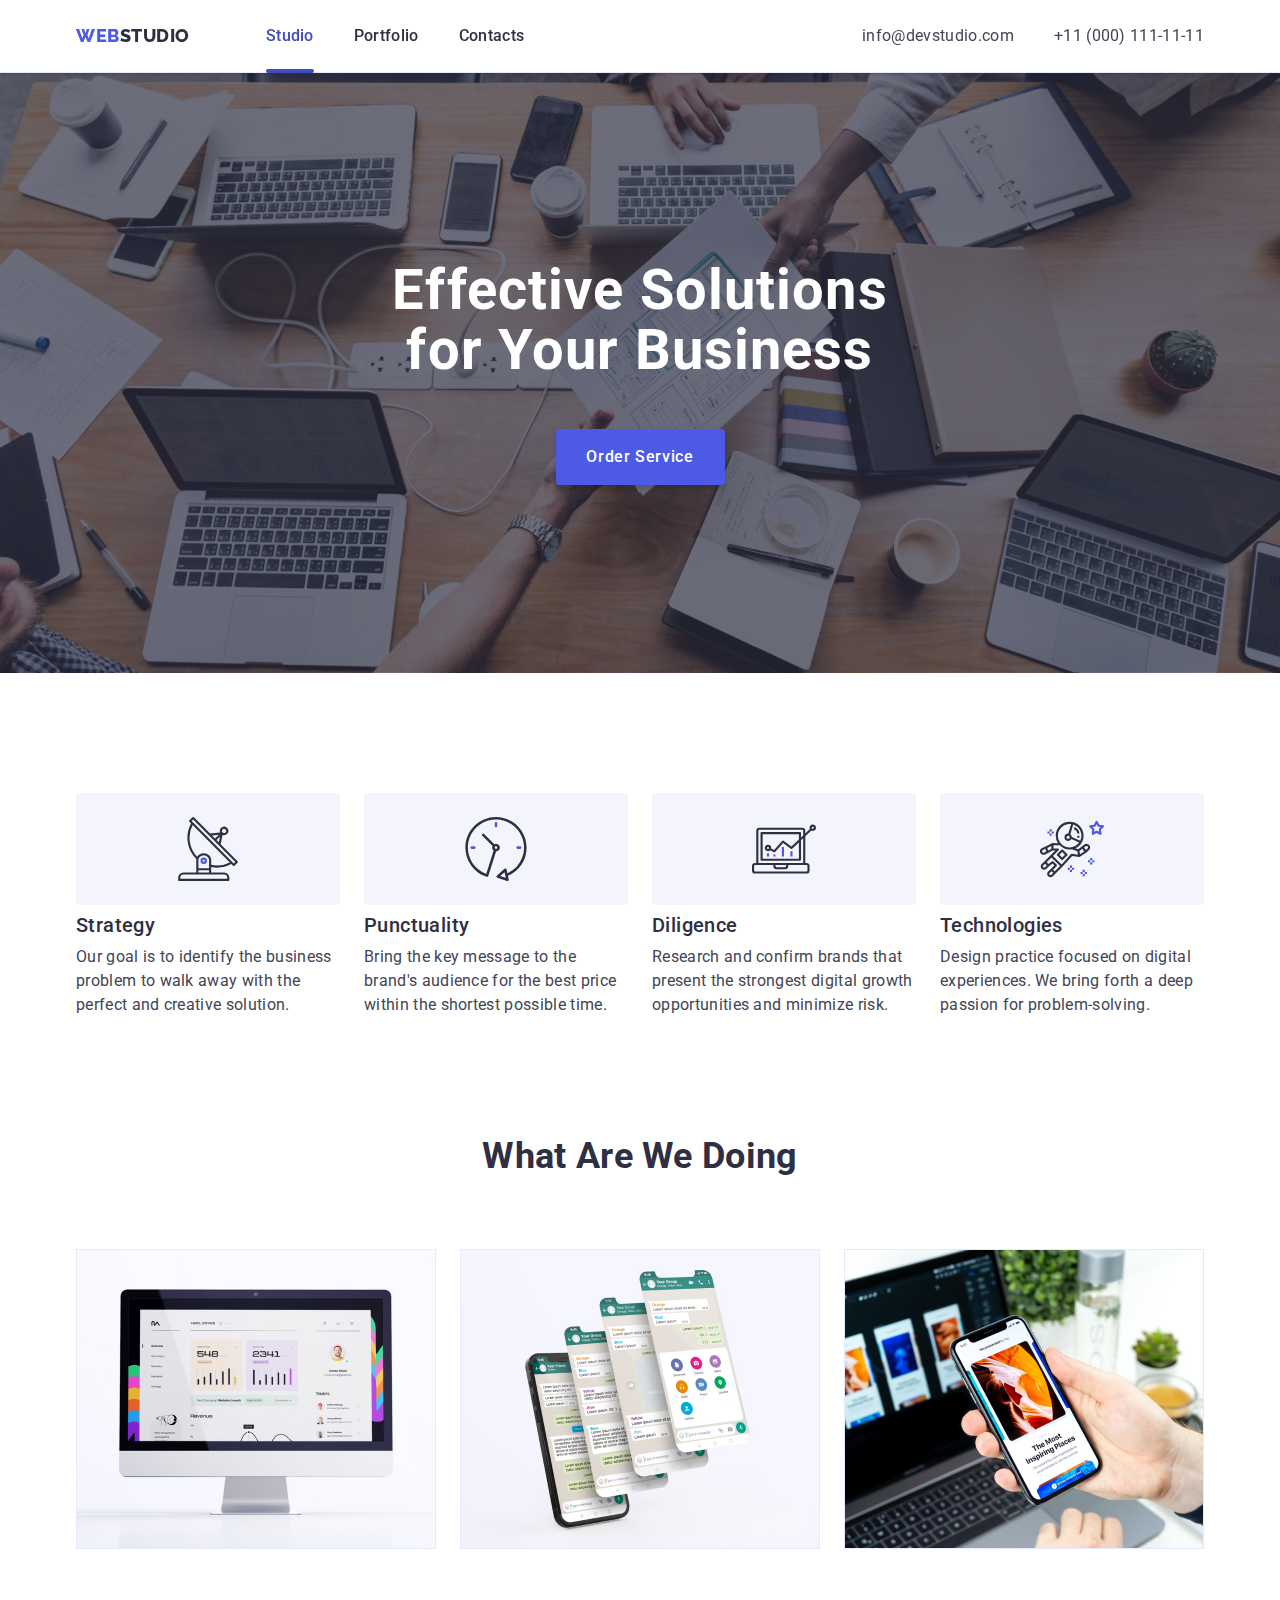
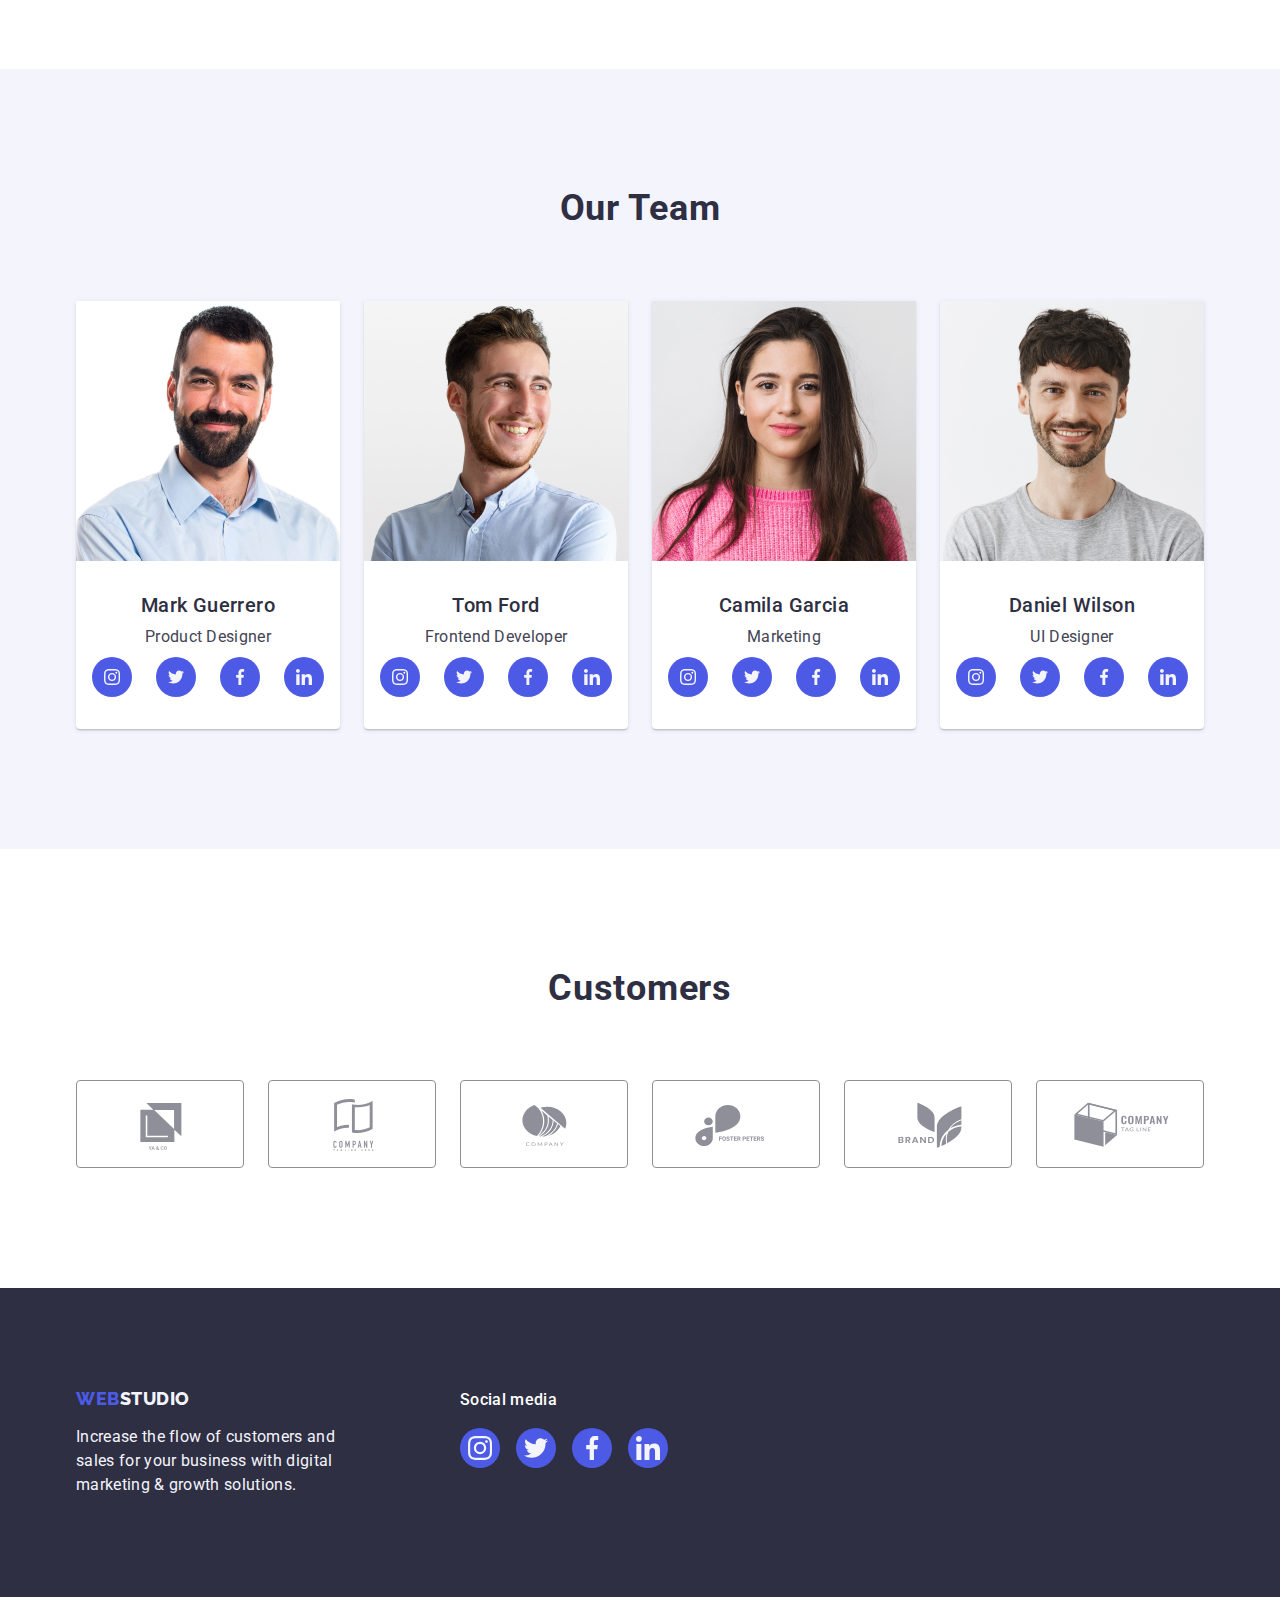
<file: index.html>
<!DOCTYPE html>
<html lang="en">
<head>
    <meta charset="UTF-8">
    <meta http-equiv="X-UA-Compatible" content="IE=edge">
    <meta name="viewport" content="Effective Solutions
    for Your Business">
    <title>WebStudio</title>
    <link rel="preconnect" href="https://fonts.googleapis.com">
<link rel="preconnect" href="https://fonts.gstatic.com" crossorigin>
<link rel="preconnect" href="https://fonts.googleapis.com">
<link rel="preconnect" href="https://fonts.gstatic.com" crossorigin>
<link rel="stylesheet" href="https://fonts.googleapis.com/css2?family=Raleway:wght@800&family=Roboto:wght@400;500;700;900&display=swap"/>
<link rel="stylesheet" href="https://cdnjs.cloudflare.com/ajax/libs/modern-normalize/1.1.0/modern-normalize.min.css"/>
<link rel="stylesheet" href="./css/styles.css"/>
</head>
<body>
    <header class="header">
        <!-- Top Line -->
            <div class="container top-line">
                <nav class="header-nav">
                    <a class="web-logo link" href="./index.html">Web<span class="studio-logo">Studio</span></a>
                    <ul class="nav-list list">
                        <li><a class="nav-link link page" href="./index.html">Studio</a></li>
                        <li><a class="nav-link link " href="./portfolio.html">Portfolio</a></li>
                        <li><a class="nav-link link " href="">Contacts</a></li>
                    </ul>
                </nav>
                <address class="address">
                    <ul class="address-list list">
                    <li class="adr-item"><a class="contacts-link link" href="mailto:info@devstudio.com">info@devstudio.com</a></li>
                    <li class="adr-item"><a class="contacts-link link" href="tel:+110001111111">+11 (000) 111-11-11</a></li>
                    </ul>
                </address>
            </div> 
            
    </header>
    <main>
        <!-- Saction 1 -->
        <section class=" hero hero-image">
            <div class="container">
                <h1 class="hero-title">Effective Solutions for Your Business</h1>
                <button type="button" class="order-btn" data-modal-open>Order Service</button>
            </div>
        </section>
        <!-- Section 2 -->
        <section class="feature">
            <div class="container">
                <h2 class="title-hidden">Our advantages</h2>
                <ul class="list feature-list">
                    <li class="feature-item">
                     <div class="icon">
                            <svg class="feat-icon" width="64" height="64">
                                <use href="./images/icons.svg#icon-antenna">

                                </use>
                            </svg>
                        </div>
                     <h3 class="feat-name">Strategy</h3>
                     <p class="feat-desc">Our goal is to identify the business problem to walk away with the perfect and creative solution.</p>
                    </li>
                    <li class="feature-item">
                     <div class="icon">
                            <svg class="feat-icon" width="64" height="64">
                                <use href="./images/icons.svg#icon-clock">

                                </use>
                            </svg>
                        </div>
                     <h3 class="feat-name">Punctuality</h3>
                     <p class="feat-desc">Bring the key message to the brand's audience for the best price within the shortest possible time.</p>
                    </li>
                    <li class="feature-item">
                     <div class="icon">
                            <svg class="feat-icon" width="64" height="64">
                                <use href="./images/icons.svg#icon-diagram">

                                </use>
                            </svg>
                        </div>
                     <h3 class="feat-name">Diligence</h3>
                     <p class="feat-desc">Research and confirm brands that present the strongest digital growth opportunities and minimize risk.</p>
                    </li>
                    <li class="feature-item">
                     <div class="icon">
                            <svg class="feat-icon" width="64" height="64">
                                <use href="./images/icons.svg#icon-astronaut">

                                </use>
                            </svg>
                        </div>
                     <h3 class="feat-name">Technologies</h3>
                     <p class="feat-desc">Design practice focused on digital experiences. We bring forth a deep passion for problem-solving.</p>
                    </li>
                </ul>
            </div>
        </section>
        <!-- Section 3 -->
        <section class="biz-section">
            <div class="container">
                <h2 class="section-name">What are we doing</h2>
                <ul class="list img-list">
                    <li class="img-item"><img src="./images/Rectangle1.jpg" alt="Picture1" width="360" height="300"></li>
                    <li class="img-item"><img src="./images/Rectangle22.jpg" alt="Picture2" width="360" height="300"></li>
                    <li class="img-item"><img src="./images/Rectangle3.jpg" alt="Picture3" width="360" height="300"></li>
                </ul>
            </div>

        </section>
        <!-- Section 4 -->
        <section class="team">
            <div class="container">
                <h2 class="team-title">Our Team</h2>
                <ul class="list team-list">
                <li class="team-card">
                    <img src="./images/img.jpg" alt="Mark Guerrero" width="264" height="260" class="">
                    <div class="card-content">
                        <h3 class="team-name">Mark Guerrero</h3>
                        <p class="team-job">Product Designer</p>
                        <ul class="list sns-list">
                            <li class="sns-logo">
                                <a class="sns-link" href="">
                                    <svg class="sns-icon" width="16" height="16">
                                    <use href="./images/icons.svg#icon-instagram"></use>
                                    </svg>
                                </a>
                            </li>
                            <li class="sns-logo">
                                <a class="sns-link" href="">
                                    <svg class="sns-icon" width="16" height="16">
                                    <use href="./images/icons.svg#icon-twitter"></use>
                                    </svg>
                                </a>
                            </li>
                            <li class="sns-logo">
                                <a class="sns-link" href="">
                                    <svg class="sns-icon" width="16" height="16">
                                    <use href="./images/icons.svg#icon-facebook"></use>
                                    </svg>
                                </a>
                            </li>
                            <li class="sns-logo">
                                <a class="sns-link" href="">
                                    <svg class="sns-icon" width="16" height="16">
                                    <use href="./images/icons.svg#icon-linkedin"></use>
                                    </svg>
                                </a>
                            </li>
                        </ul>
                    </div>
                </li>
                <li class="team-card">
                    <img src="./images/img1.jpg" alt="Tom Ford" width="264" height="260" class="">
                    <div class="card-content">
                        <h3 class="team-name">Tom Ford</h3>
                        <p class="team-job">Frontend Developer</p>
                        <ul class="list sns-list">
                            <li class="sns-logo">
                                <a class="sns-link" href="">
                                    <svg class="sns-icon" width="16" height="16">
                                    <use href="./images/icons.svg#icon-instagram"></use>
                                    </svg>
                                </a>
                            </li>
                            <li class="sns-logo">
                                <a class="sns-link" href="">
                                    <svg class="sns-icon" width="16" height="16">
                                    <use href="./images/icons.svg#icon-twitter"></use>
                                    </svg>
                                </a>
                            </li>
                            <li class="sns-logo">
                                <a class="sns-link" href="">
                                    <svg class="sns-icon" width="16" height="16">
                                    <use href="./images/icons.svg#icon-facebook"></use>
                                    </svg>
                                </a>
                            </li>
                            <li class="sns-logo">
                                <a class="sns-link" href="">
                                    <svg class="sns-icon" width="16" height="16">
                                    <use href="./images/icons.svg#icon-linkedin"></use>
                                    </svg>
                                </a>
                            </li>
                        </ul>
                    </div>
                </li>
                <li class="team-card">
                    <img src="./images/img2.jpg" alt="Camila Garcia" width="264" height="260" class="">
                    <div class="card-content">
                        <h3 class="team-name">Camila Garcia</h3>
                        <p class="team-job">Marketing</p>
                        <ul class="list sns-list">
                            <li class="sns-logo">
                                <a class="sns-link" href="">
                                    <svg class="sns-icon" width="16" height="16">
                                    <use href="./images/icons.svg#icon-instagram"></use>
                                    </svg>
                                </a>
                            </li>
                            <li class="sns-logo">
                                <a class="sns-link" href="">
                                    <svg class="sns-icon" width="16" height="16">
                                    <use href="./images/icons.svg#icon-twitter"></use>
                                    </svg>
                                </a>
                            </li>
                            <li class="sns-logo">
                                <a class="sns-link" href="">
                                    <svg class="sns-icon" width="16" height="16">
                                    <use href="./images/icons.svg#icon-facebook"></use>
                                    </svg>
                                </a>
                            </li>
                            <li class="sns-logo">
                                <a class="sns-link" href="">
                                    <svg class="sns-icon" width="16" height="16">
                                    <use href="./images/icons.svg#icon-linkedin"></use>
                                    </svg>
                                </a>
                            </li>
                        </ul>
                    </div>
                </li>
                <li class="team-card">
                    <img src="./images/img3.jpg" alt="Daniel Wilson" width="264" height="260" class="">
                    <div class="card-content">
                        <h3 class="team-name">Daniel Wilson</h3>
                        <p class="team-job">UI Designer</p>
                        <ul class="list sns-list">
                            <li class="sns-logo">
                                <a class="sns-link" href="">
                                    <svg class="sns-icon" width="16" height="16">
                                    <use href="./images/icons.svg#icon-instagram"></use>
                                    </svg>
                                </a>
                            </li>
                            <li class="sns-logo">
                                <a class="sns-link" href="">
                                    <svg class="sns-icon" width="16" height="16">
                                    <use href="./images/icons.svg#icon-twitter"></use>
                                    </svg>
                                </a>
                            </li>
                            <li class="sns-logo">
                                <a class="sns-link" href="">
                                    <svg class="sns-icon" width="16" height="16">
                                    <use href="./images/icons.svg#icon-facebook"></use>
                                    </svg>
                                </a>
                            </li>
                            <li class="sns-logo">
                                <a class="sns-link" href="">
                                    <svg class="sns-icon" width="16" height="16">
                                    <use href="./images/icons.svg#icon-linkedin"></use>
                                    </svg>
                                </a>
                            </li>
                        </ul>
                    </div>
                </li>
                </ul>
            </div>
        </section>
        <!-- section 5 -->
        <section class="customers">
            <div class="container">
                <h2 class="customers-title">Customers</h2>
                <ul class="list clients-logo">
                    <li class="client-item">
                        <a class="client-link" href="">
                            <svg class="client-icon" width="104" height="56">
                            <use href="./images/icons.svg#icon-Logo"></use>
                            </svg>
                    </a>
                    </li>
                    <li class="client-item">
                        <a class="client-link" href="">
                            <svg class="client-icon" width="104" height="56">
                            <use href="./images/icons.svg#icon-Logo2"></use>
                            </svg>
                    </a>
                    </li>
                    <li class="client-item">
                        <a class="client-link" href="">
                            <svg class="client-icon" width="104" height="56">
                            <use href="./images/icons.svg#icon-Logo3"></use>
                            </svg>
                    </a>
                    </li>
                    <li class="client-item">
                        <a class="client-link" href="">
                            <svg class="client-icon" width="104" height="56">
                            <use href="./images/icons.svg#icon-Logo4"></use>
                            </svg>
                    </a>
                    </li>
                    <li class="client-item">
                        <a class="client-link" href="">
                            <svg class="client-icon" width="104" height="56">
                            <use href="./images/icons.svg#icon-Logo5"></use>
                            </svg>
                    </a>
                    </li>
                    <li class="client-item">
                        <a class="client-link" href="">
                            <svg class="client-icon" width="104" height="56">
                            <use href="./images/icons.svg#icon-Logo6"></use>
                            </svg>
                    </a>
                    </li>
                </ul>

            </div>


        </section>
    </main>
    <footer class="footer">
        <div class="footer-cont container">
           <div class="logo-cont">
            <a class="footer-logo link" href="./index.html">Web<span class="footer-logo-studio">Studio</span></a>
                <p class="footer-text">Increase the flow of customers and sales for your business
                    with digital marketing & growth solutions.</p>
            </div>
            <div class="media">
                <p class="soc-media">Social media</p>
                <ul class="list sns-footer-list">
                 <li class="sns-footer">
                        <a class="sns-footer-link" href="">
                            <svg class="sns-footer-icon" width="24" height="24">
                        <use href="./images/icons.svg#icon-instagram"></use>
                        </svg>
                        </a>
                 </li>
                 <li class="sns-footer">
                      <a class="sns-footer-link" href="">
                        <svg class="sns-footer-icon" width="24" height="24">
                    <use href="./images/icons.svg#icon-twitter"></use>
                    </svg>
                     </a>
                 </li>
                 <li class="sns-footer">
                     <a class="sns-footer-link" href="">
                    <svg class="sns-footer-icon" width="24" height="24">
                <use href="./images/icons.svg#icon-facebook"></use>
                </svg>
                    </a>
                 </li>
                 <li class="sns-footer">
                     <a class="sns-footer-link" href="">
                        <svg class="sns-footer-icon" width="24" height="24">
                        <use href="./images/icons.svg#icon-linkedin"></use>
                        </svg>
                     </a>
                 </li>
                </ul>
            </div>

        </div>
     </footer>
<!-- Modal window -->
     <div class="backdrop is-hidden" data-modal>
            <div class="modal">
                <button class="close-btn" type="button" data-modal-close>
                    <svg class="close-icon" width="8" height="8">
                        <use href="./images/icons.svg#icon-Vector"></use>
                    </svg>
                </button>
            </div>
     </div>
    <script src="./js/modal.js"></script>
</body>
</html>
</file>
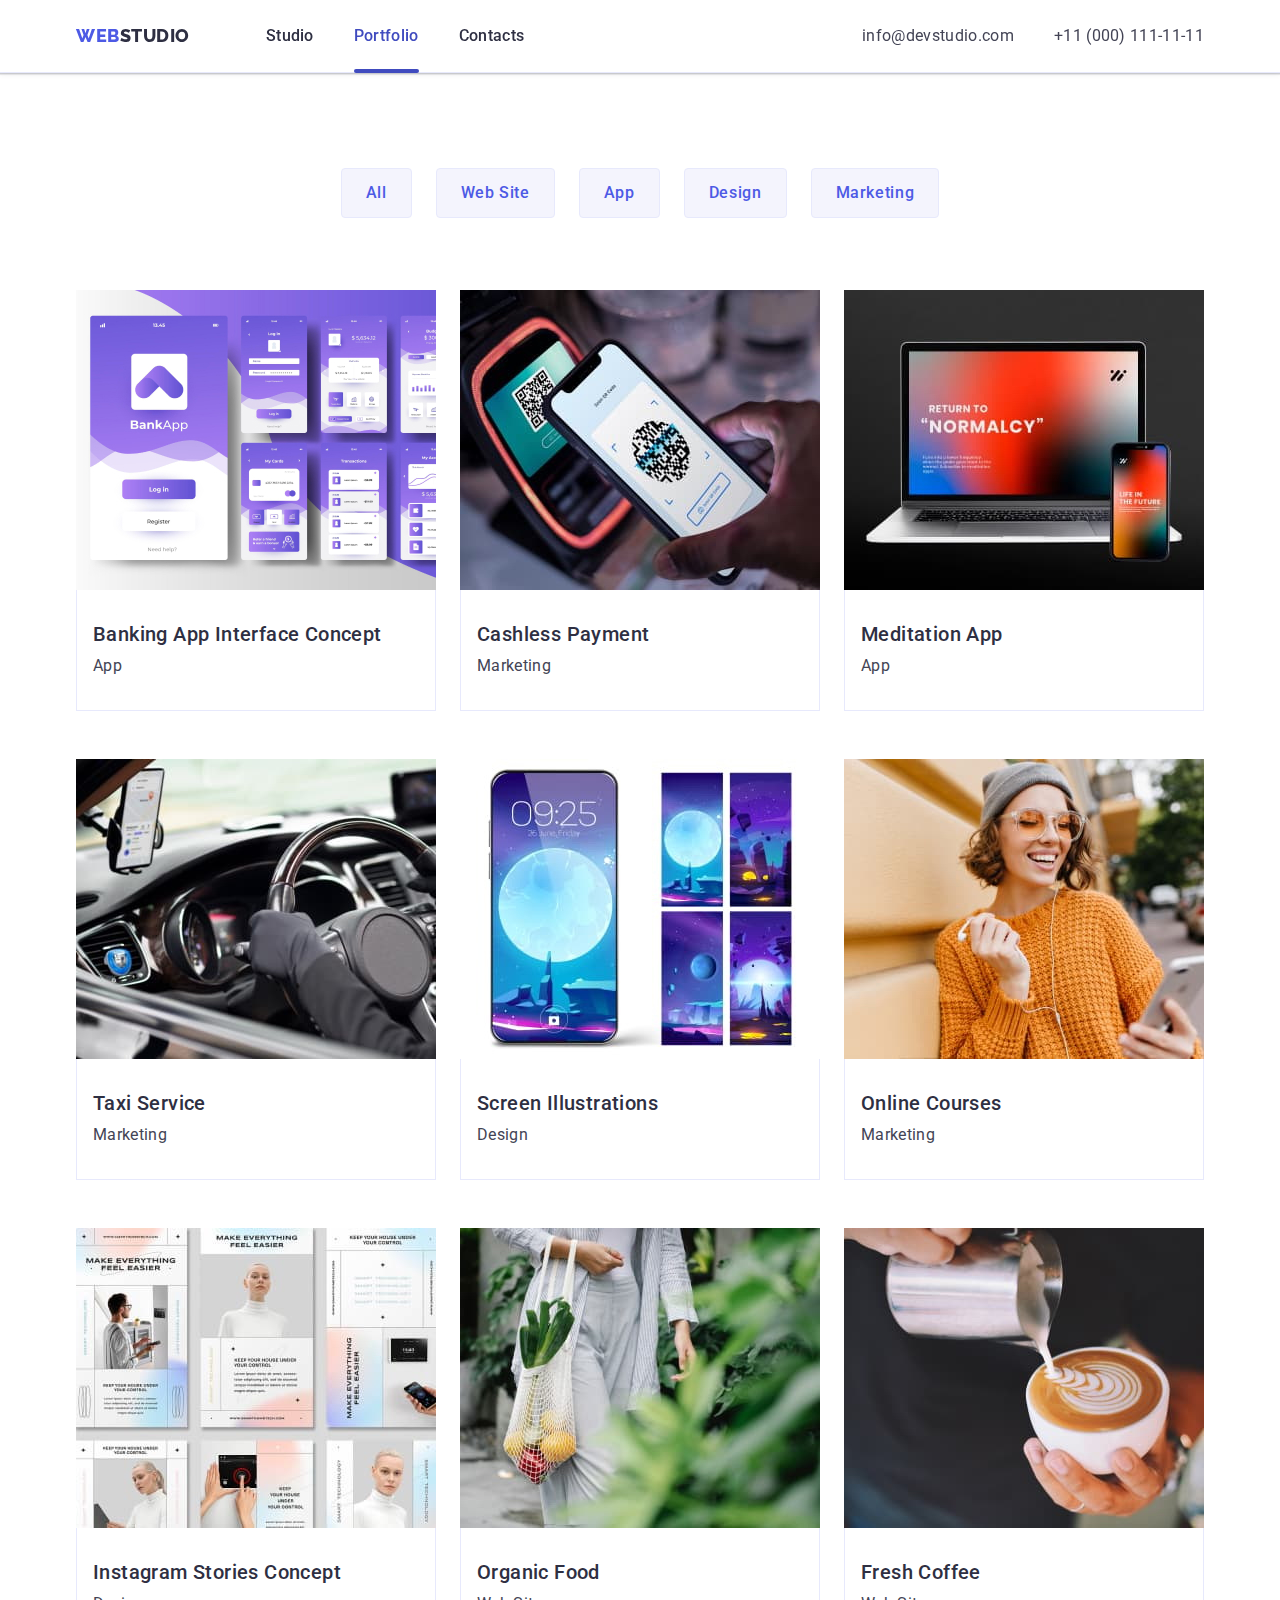
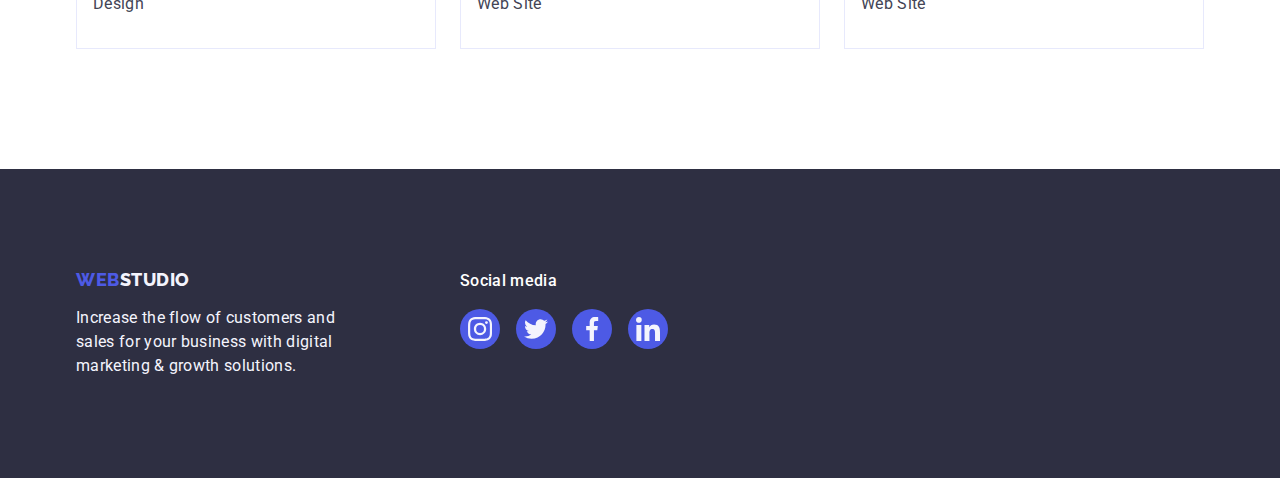
<file: portfolio.html>
<!DOCTYPE html>
<html lang="en">
<head>
    <meta charset="UTF-8">
    <meta http-equiv="X-UA-Compatible" content="IE=edge">
    <meta name="viewport" content="width=device-width, initial-scale=1.0">
    <title>Portfolio</title>
<link rel="preconnect" href="https://fonts.googleapis.com">
<link rel="preconnect" href="https://fonts.gstatic.com" crossorigin>
<link rel="preconnect" href="https://fonts.googleapis.com">
<link rel="preconnect" href="https://fonts.gstatic.com" crossorigin>
<link rel="stylesheet" href="https://fonts.googleapis.com/css2?family=Raleway:wght@800&family=Roboto:wght@400;500;700;900&display=swap">
<link rel="stylesheet" href="https://cdnjs.cloudflare.com/ajax/libs/modern-normalize/1.1.0/modern-normalize.min.css">
<link rel="stylesheet" href="./css/styles.css">
</head>
<body>
    <header class="header">
        <!-- Top Line -->
            <div class="container top-line">
                <nav class="header-nav">
                    <a class="web-logo link" href="./index.html">Web<span class="studio-logo">Studio</span></a>
                    <ul class="nav-list list">
                        <li><a class="nav-link link " href="./index.html">Studio</a></li>
                        <li><a class="nav-link link page" href="./portfolio.html">Portfolio</a></li>
                        <li><a class="nav-link link " href="">Contacts</a></li>
                    </ul>
                </nav>
                <address class="address">
                    <ul class="address-list list">
                    <li class="adr-item"><a class="contacts-link link" href="mailto:info@devstudio.com">info@devstudio.com</a></li>
                    <li class="adr-item"><a class="contacts-link link" href="tel:+110001111111">+11 (000) 111-11-11</a></li>
                    </ul>
                </address>
            </div>
            
    </header>
    <main>
        <!-- Filters -->
       <section class="filters">
       <div class="container">
        <!-- h1 hide in css -->
           <h1 class="title-hidden">Clients</h1>
                <!-- Buttons -->
                 <ul class="list filter-btns-list">
                     <li class="link"><button class="filters-btn" type="button">All</button></li>
                     <li class="link"><button class="filters-btn" type="button">Web Site</button></li>
                     <li class="link"><button class="filters-btn" type="button">App</button></li>
                     <li class="link"><button class="filters-btn" type="button">Design</button></li>
                     <li class="link"><button class="filters-btn" type="button">Marketing</button></li>
                </ul>
           
            <!-- Imagens links -->
           
            <ul class="list project-list">
                    <li class="project-card">
                        <a class="proj-link link" href="">
                            <div class="overlay">
                                <img src="./images/pimg1.jpg" alt="app terminal" width="360" height="300">
                                <p class="overlay-text">14 Stylish and User-Friendly App Design Concepts · 
                                    Task Manager App · Calorie Tracker App · Exotic Fruit Ecommerce App · 
                                    Cloud Storage App
                                </p>
                            </div>
                            <div class="card-desc">
                                <h2 class="project-name">Banking App Interface Concept</h2>
                                <p class="project-desc">App</p>
                            </div>
                        </a>
                    </li>
                    <li class="project-card">
                        <a class="link proj-link" href="">
                            <div class="overlay">
                                <img src="./images/pimg2.jpg" alt="cellphone terminal" width="360" height="300">
                                <p class="overlay-text">14 Stylish and User-Friendly App Design Concepts · Task Manager App · Calorie Tracker App · Exotic Fruit Ecommerce App · Cloud Storage App</p>
                            </div>
                         <div class="card-desc">
                             <h2 class="project-name">Cashless Payment</h2>
                             <p class="project-desc">Marketing</p>
                         </div>
                        </a>
                    </li>
                    <li class="project-card">
                        <a class="link proj-link" href="">
                            <div class="overlay">
                                 <img src="./images/pimg3.jpg" alt="laptop and cellphone" width="360" height="300">
                                 <p class="overlay-text">14 Stylish and User-Friendly App Design Concepts · Task Manager App · Calorie Tracker App · Exotic Fruit Ecommerce App · Cloud Storage App</p>
                            </div>
                            <div class="card-desc">
                                <h2 class="project-name">Meditation App</h2>
                                <p class="project-desc">App</p>
                            </div>
                        </a>
                    </li>
                    <li class="project-card">
                       <a class="link proj-link" href="">
                        <div class="overlay">
                                <img src="./images/pimg4.jpg" alt="car window and cellphone" width="360" height="300">
                                <p class="overlay-text">14 Stylish and User-Friendly App Design Concepts · Task Manager App · Calorie Tracker App · Exotic Fruit Ecommerce App · Cloud Storage App</p>
                            </div>
                            <div class="card-desc">
                                <h2 class="project-name">Taxi Service</h2>
                                <p class="project-desc">Marketing</p>
                            </div>
                        </a>
                     </li>
                    <li class="project-card">
                        <a class="link proj-link" href="">
                            <div class="overlay">
                                <img src="./images/pimg5.jpg" alt="phone wallpapers" width="360" height="300">
                                <p class="overlay-text">14 Stylish and User-Friendly App Design Concepts · Task Manager App · Calorie Tracker App · Exotic Fruit Ecommerce App · Cloud Storage App</p>
                            </div>
                            <div class="card-desc">
                                <h2 class="project-name">Screen Illustrations</h2>
                                <p class="project-desc">Design</p>
                            </div>
                        </a>
                    </li>
                    <li class="project-card">
                        <a class="link proj-link" href="">
                            <div class="overlay">
                                <img src="./images/pimg6.jpg" alt="women with cellphone" width="360" height="300">
                                <p class="overlay-text">14 Stylish and User-Friendly App Design Concepts · Task Manager App · Calorie Tracker App · Exotic Fruit Ecommerce App · Cloud Storage App</p>
                            </div>
                            <div class="card-desc">
                                <h2 class="project-name">Online Courses</h2>
                                <p class="project-desc">Marketing</p>
                            </div>
                        </a>
                    </li>
                    <li class="project-card">
                        <a class="link proj-link" href="">
                            <div class="overlay">
                                <img src="./images/pimg7.jpg" alt="design examples" width="360" height="300">
                                <p class="overlay-text">14 Stylish and User-Friendly App Design Concepts · Task Manager App · Calorie Tracker App · Exotic Fruit Ecommerce App · Cloud Storage App</p>
                            </div>
                            <div class="card-desc">
                                <h2 class="project-name">Instagram Stories Concept</h2>
                                <p class="project-desc">Design</p>
                            </div>
                        </a>
                    </li>
                    <li class="project-card">
                        <a class="link proj-link" href="">
                            <div class="overlay">
                                <img src="./images/pimg8.jpg" alt="organic vegatables" width="360" height="300">
                                <p class="overlay-text">14 Stylish and User-Friendly App Design Concepts · Task Manager App · Calorie Tracker App · Exotic Fruit Ecommerce App · Cloud Storage App</p>
                            </div>
                            <div class="card-desc">
                                <h2 class="project-name">Organic Food</h2>
                                <p class="project-desc">Web Site</p>
                            </div>
                        </a>
                    </li>
                    <li class="project-card">
                        <a class="link proj-link" href="">
                            <div class="overlay">
                                <img src="./images/pimg9.jpg" alt="cup of coffee" width="360" height="300">
                                <p class="overlay-text">14 Stylish and User-Friendly App Design Concepts · Task Manager App · Calorie Tracker App · Exotic Fruit Ecommerce App · Cloud Storage App</p>
                            </div>
                            <div class="card-desc">
                                <h2 class="project-name">Fresh Coffee</h2>
                                <p class="project-desc">Web Site</p>
                            </div>
                        </a>
                    </li>
            </ul>
       </div>
       </section>
    </main>
    <footer class="footer">
        <div class="footer-cont container">
           <div class="logo-cont">
            <a class="footer-logo link" href="./index.html">Web<span class="footer-logo-studio">Studio</span></a>
                <p class="footer-text">Increase the flow of customers and sales for your business
                    with digital marketing & growth solutions.</p>
            </div>
            <div class="media">
                <p class="soc-media">Social media</p>
                <ul class="list sns-footer-list">
                 <li class="sns-footer">
                        <a class="sns-footer-link" href="">
                            <svg class="sns-footer-icon" width="24" height="24">
                        <use href="./images/icons.svg#icon-instagram"></use>
                        </svg>
                        </a>
                 </li>
                 <li class="sns-footer">
                      <a class="sns-footer-link" href="">
                        <svg class="sns-footer-icon" width="24" height="24">
                    <use href="./images/icons.svg#icon-twitter"></use>
                    </svg>
                     </a>
                 </li>
                 <li class="sns-footer">
                     <a class="sns-footer-link" href="">
                    <svg class="sns-footer-icon" width="24" height="24">
                <use href="./images/icons.svg#icon-facebook"></use>
                </svg>
                    </a>
                 </li>
                 <li class="sns-footer">
                     <a class="sns-footer-link" href="">
                        <svg class="sns-footer-icon" width="24" height="24">
                        <use href="./images/icons.svg#icon-linkedin"></use>
                        </svg>
                     </a>
                 </li>
                </ul>
            </div>

        </div>
     </footer>
    
</body>
</html>
</file>
<file: css/styles.css>
html {
    box-sizing: border-box;
}

:root {--brand-color: #2e2f42;
    --text-color: #434455;
    --background-color: #E5E5E5;
    --nav-color: #404BBF;
    --background-color-gray: #F4F4FD;
    --footer-text-color: #F4F4FD;
    --logo-web-color: #4D5AE5;
    --background-white:#FFFFFF;
    --icon-color: #8e8f99;
    --sns-icon:#F4F4FD;
    --green:#31D0AA;
}
h1,h2,h3,h4,h5.h6,p {
    margin: 0;
    padding: 0;
}
/* h1 h2 hiden */
.title-hidden {position: absolute;
    width: 1px;
    height: 1px;
    margin: -1px;
    border: 0;
    padding: 0;
    white-space: nowrap;
    clip-path: inset(100%);
    clip: rect(0 0 0 0);
    overflow: hidden;
}
img {
    display: block;
}
button {
    cursor: pointer;
   
}
li {
    display: list-item;
}
.container {
    width: 1158px;
    margin: 0 auto;
    padding: 0 15px;
}
body {background:var(--background-white);
    color:var(--text-color);
    font-family: 'Roboto', sans-serif;
    font-style: normal;
    letter-spacing: 0.02em;
}
.list {list-style: none;
    padding: 0;
    margin: 0;

}
.link {text-decoration: none;
}
/* Header */

.header {
    border-bottom: 1px solid #E7E9FC;
    box-shadow: 
    0px 2px 1px rgba(46, 47, 66, 0.08), 
    0px 1px 1px rgba(46, 47, 66, 0.16), 
    0px 1px 6px rgba(46, 47, 66, 0.08);
    position: fixed; 
    top: 0;
    width: 100%;
    z-index: 1;
    background-color:var(--background-white);
}

.top-line {
    display: flex;
    align-items: center;
}

.header-nav {
    display: flex;
    align-items: center;
    margin-right: auto;
}

.web-logo {
    text-transform: uppercase;
    color:var(--logo-web-color);
    font-family: 'Raleway',sans-serif;
    font-weight: 800;
    font-size: 18px;
    text-decoration: none;
    line-height:1.17;
    letter-spacing: 0.03em;

    margin-right: 76px;
    display: inline-block;
}

.studio-logo {
    color:var(--brand-color);
}

.nav-list {
    display: flex;
    gap: 40px
}

.nav-link {color: var(--brand-color);
    font-weight: 500;
    font-size: 16px;
    text-decoration: none;
    line-height: 1.5;

    display: block;
    padding-top: 24px;
    padding-bottom: 24px;

    transition: color 250ms cubic-bezier(0.4, 0, 0.2, 1);
}

.nav-link:hover {color:var(--nav-color);
}
.nav-link:focus {color:var(--nav-color);
}

.page {
    position: relative;
    color: #404BBF;
}
.page::after {
    position: absolute;
    content: '';
    bottom: -1px;
    left: 0;
    width: 100%;
    height: 4px;
    border-radius: 2px;
    background-color: var(--nav-color);
} 


.address{
    font-style: normal;
    
}

.address-list {
    display: flex;
    gap: 40px;
    align-items: center;
    margin-right: auto;

}

.contacts-link {
    color: var(--text-color);
    font-size: 16px;
    line-height: 1.5;

    transition: color 250ms cubic-bezier(0.4, 0, 0.2, 1);
}

.contacts-link:active {
    color: var(--text-color);
    font-size: 16px;
    line-height: 1.5;
    letter-spacing: 0.02em;
}
.contacts-link:hover {color:var(--nav-color); 
}
.contacts-link:focus {color:var(--nav-color); 
}

/* Saction 1 */
.hero {
    background:var(--brand-color) ;
    padding-top: 188px;
    padding-bottom: 188px;
    text-align: center;
    margin-top: 73px;

}
.hero-image {
    max-width: 1440px;
    margin-left: auto;
    margin-right: auto;
    background-image: linear-gradient(rgba(46, 47, 66, 0.7),
    rgba(46, 47, 66, 0.7)), url(../images/hero/office.jpg);
    background-repeat: no-repeat;
    background-position: center;
    background-size: cover;


}
.hero-title {
    color: var(--background-white);
    text-align: center;
    font-weight: 700;
    font-size: 56px;
    line-height: 1.07;
    letter-spacing: 0.02em;

    max-width: 496px;
    margin: 0 auto 48px;
    margin-left: auto;
    margin-right: auto;

}

.order-btn {background:var(--logo-web-color);
 color:var(--background-white);
 font-family: "Roboto", sans-serif;
 font-weight: 500;
 font-size: 16px;
 line-height: 1.5;
 letter-spacing: 0.04em;
 border-radius: 4px;
 
 display:block;
 min-width: 169px;
 height: 56px;
 border: none;
 box-shadow: 0px 4px 4px rgba(0, 0, 0, 0.15);
 margin-left: auto;
 margin-right: auto;

 transition: background-color 250ms cubic-bezier(0.4, 0, 0.2, 1);
 
}
.order-btn:hover{background-color:var(--nav-color);
}
.order-btn:focus {background-color:var(--nav-color);}

/* Modal Window */

.backdrop {
    position: fixed;
    top: 0;
    left: 0;
    width: 100%;
    height: 100%;
    background-color: rgba(46, 47, 66, 0.4);
    transition: opacity 250ms cubic-bezier(0.4, 0, 0.2, 1), 
    visibility 250ms cubic-bezier(0.4, 0, 0.2, 1);
}
.backdrop.is-hidden {
    opacity: 0;
    pointer-events: none;
    visibility: hidden;
}

.modal {
    position: absolute;
    top: 50%;
    left: 50%;
    transform: translate(-50%, -50%) scale(1);
    min-width: 408px;
    min-height: 576px;
    background: #fcfcfc;
    box-shadow: 
    0px 1px 1px rgba(0, 0, 0, 0.14), 
    0px 1px 3px rgba(0, 0, 0, 0.12), 
    0px 2px 1px rgba(0, 0, 0, 0.2);
    border-radius: 4px;
    z-index: 2;
    transition: transform 250ms cubic-bezier(0.4, 0, 0.2, 1);
}

.close-btn {
    position: absolute;
    display: flex;
    top: 24px;
    right: 24px;
    width: 24px;
    height: 24px;
    border-radius: 50%;
    padding: 0;
    align-items: center;
    justify-content: center;
    border: 1px solid rgba(0, 0, 0, 0.1);
    cursor: pointer;
    background-color: #e7e9fc;
    transition: background-color 250ms 
    cubic-bezier(0.4, 0, 0.2, 1), 
    border 250ms cubic-bezier(0.4, 0, 0.2, 1);
}
 .close-icon {
    display: inline-block;

    transition: fill 250ms cubic-bezier(0.4, 0, 0.2, 1);
}
 
.close-btn:hover {
    background: var(--nav-color);
    border: none;
    fill: #ffffff;

}
.close-btn:focus {
    background: var(--nav-color);
    border: none;
    fill: #ffffff;
}


/* Section 2 */
.feature {
    padding: 120px 0;
}

.feature-list{
    display: flex;
    gap: 24px;
    padding: 0;
    margin: auto;
}

.feature-item {
    width: calc((100% - 72px) / 4)
}

.icon{
    display: flex;
    align-items: center;
    justify-content: center;
    margin-bottom: 8px;
    height: 112px;
    background:var(--background-color-gray);
    border-radius: 4px;
    

}
.feat-name { 
    color:var(--brand-color);
    font-weight: 500;
    font-size: 20px;
    line-height: 1.2;
    letter-spacing: 0.02em;
    margin-bottom: 8px;
    margin-top: 8px;
}
.feat-desc {color:var(--text-color);
    font-size: 16px;
    line-height: 1.5;
    letter-spacing: 0.02em;
}

/* Saction 3 */
.biz-section{
    padding-bottom: 120px;
}
.section-name {color:var(--brand-color);
    font-weight: 700;
    font-size: 36px;
    line-height: 1.11;
    text-align: center;
    text-transform: capitalize;
    margin-bottom: 72px;
    margin-top: 0;
}

.img-list {
    display: flex;
    gap: 24px;
}

/* Saction 4 */
.team { 
    background: var(--background-color-gray);
    padding: 120px 0;
}
.team-title {
    color: var(--brand-color);
    font-weight: 700;
    font-size: 36px;
    line-height: 1.11;
    letter-spacing: 0.02em;
    text-transform: capitalize;
    text-align: center;

    margin-top: 0;
    margin-bottom: 72px;

}

.team-list{
    display: flex;
    gap:24px;

}

.team-card{
    background-color:var(--background-white);
    box-shadow: 
    0px 1px 6px rgba(46, 47, 66, 0.08),
    0px 1px 1px rgba(46, 47, 66, 0.16), 
    0px 2px 1px rgba(46, 47, 66, 0.08);
    border-radius: 0px 0px 4px 4px;
    width: calc((100% - 72px) / 4);


}

.card-content {
    padding: 32px 0px;
    
}
.team-name {color:var(--brand-color);
    font-weight: 500;
    font-size: 20px;
    line-height: 1.2;
    letter-spacing: 0.02em;
    text-align: center;
    margin-bottom: 8px;
}
.team-job {color:var(--text-color);
    font-size: 16px;
    line-height: 1.5;
    text-align: center;
    margin-bottom: 8px;
}

.sns-list {
    display: flex;
    gap:24px;
    justify-content: center; 
}

.sns-logo {
    width: 40px;
    height: 40px;
}
.sns-link {
    width: 100%;
    height: 100%;
    background-color: var(--logo-web-color);
    border-radius: 50%;
    display: flex;
    align-items: center;
    justify-content: center;

    transition: background-color 250ms cubic-bezier(0.4, 0, 0.2, 1);

}

.sns-link:hover{
    background-color:var(--nav-color)
}
.sns-link:focus{
    background-color:var(--nav-color)
}

.sns-icon {
    fill: var(--sns-icon);

}

/* saction 5 */
.customers {
    padding-bottom: 120px;
    padding-top: 120px;
}
.customers-title{
    margin-top: 0;
    margin-bottom: 72px;
    font-style: normal;
    font-weight: 700;
    font-size: 36px;
    line-height: 1.1;
    text-align: center;
    letter-spacing: 0.02em;
    text-transform: capitalize;
    color: var(--brand-color);
}
.clients-logo {
    display: flex;
    gap: 24px;
}
.client-item {
    width: calc((100% - 120px) / 6);
    height: 88px;
}
.client-link {
    width: 100%;
    height: 100%;
    border: 1px solid var(--icon-color);
    border-radius: 4px;
    display: flex;
    align-items: center;
    justify-content: center;
    color: var(--icon-color);

    transition: border-color 250ms 
    cubic-bezier(0.4, 0, 0.2, 1), 
    color 250ms 
    cubic-bezier(0.4, 0, 0.2, 1);
}

.client-link:hover{
    border-color: var(--nav-color); 
    color: var(--nav-color); 
}
.client-link:focus{
    border-color: var(--nav-color); 
    color: var(--nav-color); 
}

.client-icon {
    fill: currentColor;
}




/* Footer */
.footer {
    background:var(--brand-color);
    padding: 100px 0;
}
.footer-logo-studio {
    color:var(--footer-text-color);
    font-family: 'Raleway',sans-serif;
    font-weight: 800;
    font-size: 18px;
    text-decoration: none;
    text-transform: uppercase;
    line-height:1.17;
    letter-spacing: 0.03em
    
}

.footer-logo {
    text-transform: uppercase;
    color:var(--logo-web-color);
    font-family: 'Raleway',sans-serif;
    font-weight: 800;
    font-size: 18px;
    text-decoration: none;
    line-height:1.17;
    letter-spacing: 0.03em;

    display: inline-block;
    margin-bottom: 16px;
}
.footer-text {color:var(--footer-text-color);
    font-size: 16px;
    line-height: 1.5;

    max-width: 264px;
    height: 72px;
    margin: 0;
}
.footer-cont {
    display: flex;
    align-items: baseline;
}
.logo-cont {
    margin-right: 120px;
}
.media {
    width: 208px;
    height: 80px;

}
.soc-media {
    font-style: normal;
    font-weight: 500;
    font-size: 16px;
    line-height: 24px;
    letter-spacing: 0.02em;
    color: var(--background-white);
    margin-bottom: 16px;
}

.sns-footer-list{
    display: flex;
    gap: 16px;
}
.sns-footer{
    width: 40px;
    height: 40px;
}

.sns-footer-link{
    width: 100%;
    height: 100%;
    background-color: var(--logo-web-color);
    border-radius: 50%;
    display: flex;
    align-items: center;
    justify-content: center;

    transition: background-color 250ms cubic-bezier(0.4, 0, 0.2, 1);

}
.sns-footer-link:hover {
    background-color:var(--green)

}
.sns-footer-link:focus{
    background-color:var(--green)

}

.sns-footer-icon{
    fill: var(--sns-icon);
}



/* Portfolio page */

.filters {
    padding: 96px 0 120px;
    margin-top: 72px;
}
.filter-btns-list {
    display: flex;
    justify-content: center;
    gap:24px;
    margin-bottom: 72px
    

}
.filter-item {
    

}
.filters-btn {
    font-family: "Roboto", sans-serif;
    font-weight: 500;
    font-size: 16px;
    line-height: 1.5;
    letter-spacing: 0.04em;
    color: var(--logo-web-color);
    background-color:var(--background-color-gray); 
    border: 1px solid #E7E9FC;
    border-radius: 4px;

    padding: 12px 24px;

    transition: color 250ms cubic-bezier(0.4, 0, 0.2, 1),
            background-color 250ms cubic-bezier(0.4, 0, 0.2, 1),
            border-color 250ms cubic-bezier(0.4, 0, 0.2, 1),
            box-shadow 250ms cubic-bezier(0.4, 0, 0.2, 1);
    
}
.filters-btn:hover {color:var(--background-white) ;
    background-color:var(--nav-color);
    border: 1px solid transparent;
    box-shadow: 0px 3px 1px rgba(0, 0, 0, 0.1), 
    0px 2px 1px rgba(0, 0, 0, 0.08), 
    0px 2px 2px rgba(0, 0, 0, 0.12);
}
.filters-btn:focus {color:var(--background-white);
    background-color: var(--nav-color);
    border: 1px solid transparent;
    box-shadow: 0px 3px 1px rgba(0, 0, 0, 0.1), 
    0px 2px 1px rgba(0, 0, 0, 0.08), 
    0px 2px 2px rgba(0, 0, 0, 0.12);
}

.project-list{
    display: flex;
    flex-wrap: wrap;
    column-gap: 24px;
    row-gap: 48px;
}

.project-card {
    width: calc((100% - 48px) / 3)
}

.proj-link{
    display: block;

    transition: box-shadow 250ms cubic-bezier(0.4, 0, 0.2, 1);
}


.overlay {
    position: relative;
    overflow: hidden;
}

.overlay-text {
    position: absolute;
    top: 0;
    left: 0;
    width: 100%;
    height: 100%;
    overflow: auto; 
    background-color: var(--logo-web-color);
    color:var(--footer-text-color);
    padding: 40px 32px;
    margin: 0;
    font-size: 16px;
    line-height: 1.5;
    letter-spacing: 0.02em;

    transform:translate(0, 100%);
    transition: transform 250ms cubic-bezier(0.4, 0, 0.2, 1);

}

.overlay:hover .overlay-text,
.overlay:focus .overlay-text {
    box-shadow: 0px 1px 6px rgba(46, 47, 66, 0.08),
     0px 1px 1px rgba(46, 47, 66, 0.16), 
     0px 2px 1px rgba(46, 47, 66, 0.08);
     transform:translateY(0%);
}

.proj-link:hover,
.proj-link:focus {
    box-shadow: 
    0px 1px 6px rgba(46, 47, 66, 0.08), 
    0px 1px 1px rgba(46, 47, 66, 0.16), 
    0px 2px 1px rgba(46, 47, 66, 0.08);
    }

.proj-link:hover .overlay-text,
.proj-link:focus .overlay-text {
    box-shadow: 0px 1px 6px rgba(46, 47, 66, 0.08),
     0px 1px 1px rgba(46, 47, 66, 0.16), 
     0px 2px 1px rgba(46, 47, 66, 0.08);
     transform:translateY(0%);
}


.card-desc {
    padding: 32px 16px;
    border: 1px solid #e7e9fc;
    border-top: none;
}

.project-name {font-weight: 500;
    font-size: 20px;
    line-height: 1.2;
    letter-spacing: 0.02em;
    color:var(--brand-color);

    margin-bottom: 8px;
}
.project-desc {color:var(--text-color);
    font-size: 16px;
    line-height: 1.5;
    letter-spacing: 0.02em;

}
</file>
